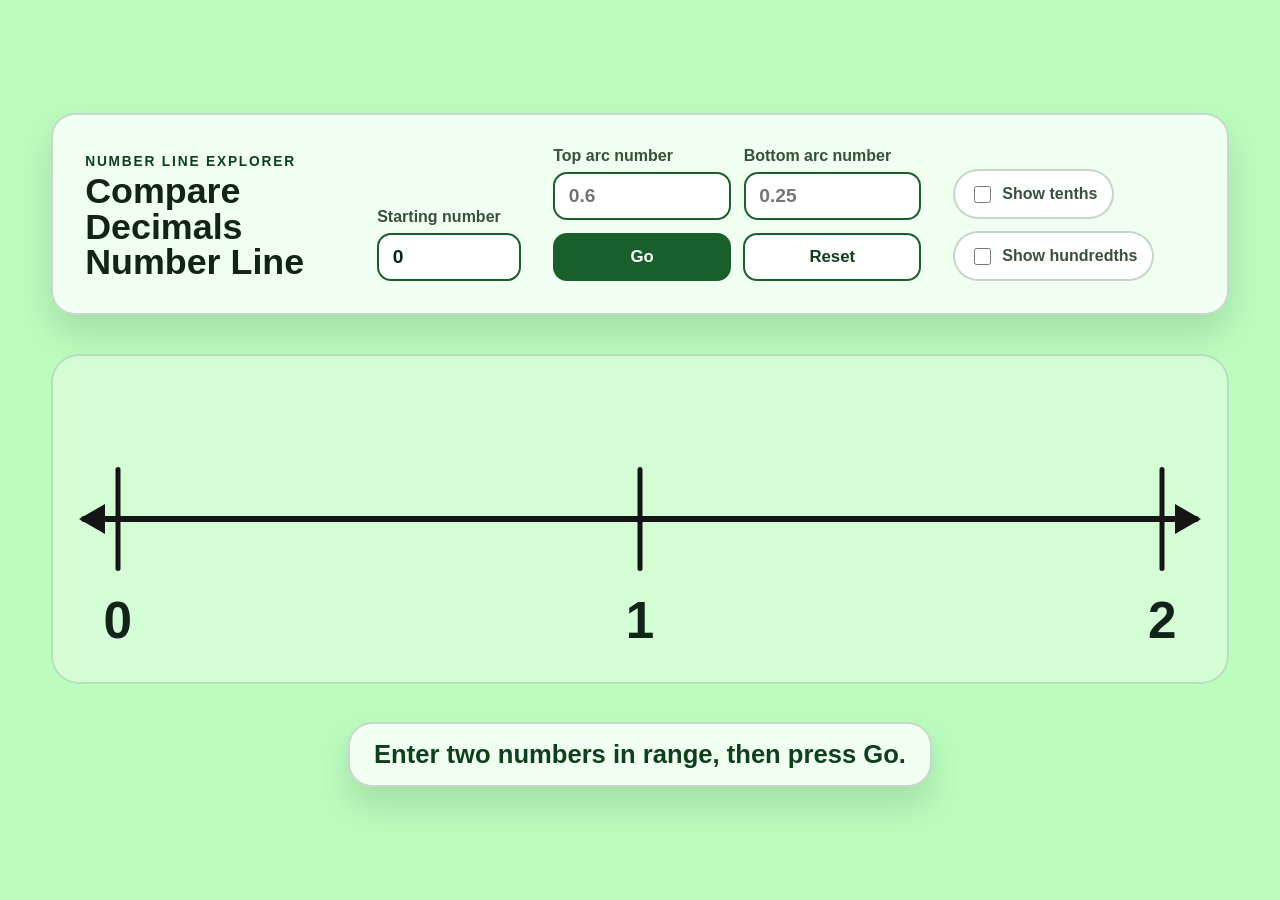
<file: index.html>
<!doctype html>
<html lang="en">
  <head>
    <meta charset="UTF-8" />
    <meta name="viewport" content="width=device-width, initial-scale=1.0" />
    <title>Interactive Number Line</title>
    <link rel="stylesheet" href="styles.css" />
  </head>
  <body>
    <main class="page-shell">
      <section class="controls" aria-labelledby="controls-title">
        <div>
          <p class="eyebrow">Number line explorer</p>
          <h1 id="controls-title">Compare Decimals Number Line</h1>
        </div>

        <label class="start-control" for="start-number">
          Starting number
          <input id="start-number" type="number" step="1" value="0" />
        </label>

        <div class="target-controls" aria-label="Arc target numbers">
          <label for="top-target">
            Top arc number
            <input
              id="top-target"
              type="number"
              step="0.01"
              placeholder="0.6"
            />
          </label>
          <label for="bottom-target">
            Bottom arc number
            <input
              id="bottom-target"
              type="number"
              step="0.01"
              placeholder="0.25"
            />
          </label>
          <div class="button-row">
            <button id="go-button" class="action-button" type="button">
              Go
            </button>
            <button
              id="reset-button"
              class="action-button secondary"
              type="button"
            >
              Reset
            </button>
          </div>
        </div>

        <div class="toggle-group" aria-label="Tick mark options">
          <label class="toggle">
            <input id="tenths-toggle" type="checkbox" />
            <span>Show tenths</span>
          </label>
          <label class="toggle">
            <input id="hundredths-toggle" type="checkbox" />
            <span>Show hundredths</span>
          </label>
        </div>
      </section>

      <section class="number-line-card" aria-label="Interactive number line">
        <div
          id="number-line"
          class="number-line"
          role="img"
          aria-label="Number line with optional tenths and hundredths tick marks"
        ></div>
      </section>

      <section class="selection-panel" aria-live="polite">
        <strong id="status-message"
          >Enter two numbers in range, then press Go.</strong
        >
      </section>
    </main>

    <script src="script.js"></script>
  </body>
</html>
</file>
<file: styles.css>
:root {
  --page-bg: #bcfcbf;
  --ink: #102417;
  --muted: #37513d;
  --card: rgba(255, 255, 255, 0.78);
  --accent: #195f2b;
  --accent-dark: #0f3f1c;
  --line: #151515;
  --arc-top: #1669c9;
  --arc-bottom: #c74519;
  --danger: #9f1d1d;
}

* {
  box-sizing: border-box;
}

body {
  min-height: 100vh;
  margin: 0;
  font-family: Arial, Helvetica, sans-serif;
  color: var(--ink);
  background: var(--page-bg);
}

.page-shell {
  width: min(98vw, 1600px);
  min-height: 100vh;
  margin: 0 auto;
  padding: clamp(1rem, 3vw, 3rem);
  display: flex;
  flex-direction: column;
  justify-content: center;
  gap: clamp(1.25rem, 3vw, 2.5rem);
}

.controls,
.selection-panel {
  background: var(--card);
  border: 2px solid rgba(16, 36, 23, 0.18);
  border-radius: 24px;
  box-shadow: 0 18px 35px rgba(22, 71, 34, 0.16);
}

.controls {
  padding: clamp(1rem, 2.5vw, 2rem);
  display: grid;
  grid-template-columns: minmax(260px, 1fr) auto minmax(280px, auto) auto;
  align-items: end;
  gap: 1.25rem 2rem;
}

.eyebrow {
  margin: 0 0 0.3rem;
  color: var(--accent-dark);
  font-size: 0.86rem;
  font-weight: 800;
  letter-spacing: 0.13em;
  text-transform: uppercase;
}

h1 {
  margin: 0;
  font-size: clamp(1.45rem, 2.8vw, 2.65rem);
  line-height: 1;
}

.start-control,
.target-controls label {
  display: grid;
  gap: 0.45rem;
  color: var(--muted);
  font-weight: 800;
}

.start-control input,
.target-controls input {
  width: 9rem;
  padding: 0.7rem 0.85rem;
  border: 2px solid var(--accent);
  border-radius: 14px;
  color: var(--ink);
  background: white;
  font-size: 1.2rem;
  font-weight: 800;
}

.target-controls {
  display: grid;
  grid-template-columns: repeat(2, minmax(8rem, 1fr));
  gap: 0.8rem;
}

.target-controls input {
  width: 100%;
}

.button-row {
  grid-column: 1 / -1;
  display: flex;
  gap: 0.75rem;
}

.action-button {
  flex: 1;
  padding: 0.75rem 1rem;
  border: 2px solid var(--accent);
  border-radius: 14px;
  background: var(--accent);
  color: white;
  font-size: 1.05rem;
  font-weight: 900;
  cursor: pointer;
}

.arc-layer {
  position: absolute;
  top: 0;
  left: 0;
  width: 100%;
  height: 100%;
  display: block;
  overflow: visible;
  pointer-events: none;
}

.arc-path {
  fill: none;
  stroke-width: 2;
  stroke-dasharray: 7 5;
  stroke-linecap: round;
  vector-effect: non-scaling-stroke;
}

.arc-path.top {
  stroke: var(--arc-top);
}

.arc-path.bottom {
  stroke: var(--arc-bottom);
}

.arc-arrowhead.top {
  fill: var(--arc-top);
}

.arc-arrowhead.bottom {
  fill: var(--arc-bottom);
}

.action-button.secondary {
  background: white;
  color: var(--accent-dark);
}

.action-button:hover,
.action-button:focus-visible {
  filter: brightness(1.08);
}

.toggle-group {
  display: flex;
  flex-wrap: wrap;
  gap: 0.75rem;
}

.toggle {
  display: flex;
  align-items: center;
  gap: 0.5rem;
  padding: 0.7rem 0.9rem;
  border: 2px solid rgba(25, 95, 43, 0.25);
  border-radius: 999px;
  background: white;
  color: var(--muted);
  font-weight: 800;
  cursor: pointer;
}

.toggle input {
  width: 1.1rem;
  height: 1.1rem;
  accent-color: var(--accent);
}

.number-line-card {
  width: 100%;
  min-height: clamp(190px, 26vw, 330px);
  padding: clamp(0.75rem, 1.5vw, 1.5rem);
  display: flex;
  align-items: center;
  border-radius: 28px;
  background: rgba(255, 255, 255, 0.36);
  border: 2px solid rgba(16, 36, 23, 0.14);
}

.number-line {
  position: relative;
  width: 100%;
  height: clamp(165px, 22vw, 270px);
}

.axis-line {
  position: absolute;
  left: 0.75%;
  right: 0.75%;
  top: 50%;
  height: 6px;
  transform: translateY(-50%);
  background: var(--line);
  border-radius: 999px;
}

.axis-line::before,
.axis-line::after {
  content: "";
  position: absolute;
  top: 50%;
  width: 0;
  height: 0;
  border-top: 15px solid transparent;
  border-bottom: 15px solid transparent;
  transform: translateY(-50%);
}

.axis-line::before {
  left: -2px;
  border-right: 26px solid var(--line);
}

.axis-line::after {
  right: -2px;
  border-left: 26px solid var(--line);
}

.tick {
  position: absolute;
  top: 50%;
  width: 0;
  padding: 0;
  border: 0;
  transform: translate(-50%, -50%);
  background: transparent;
  pointer-events: none;
}

.tick::before {
  content: "";
  position: absolute;
  left: 50%;
  top: 50%;
  width: 2px;
  height: 34px;
  transform: translate(-50%, -50%);
  background: var(--line);
  border-radius: 999px;
}

.tick.major::before {
  width: 5px;
  height: 104px;
}

.tick.tenth::before {
  width: 3px;
  height: 66px;
}

.tick.hundredth::before {
  height: 30px;
  background: #414141;
}

.tick:hover::before,
.tick:focus-visible::before,
.tick.selected::before {
  background: var(--accent);
  box-shadow: 0 0 0 7px rgba(25, 95, 43, 0.17);
}

.tick:focus-visible {
  outline: none;
}

.tick-label {
  position: absolute;
  left: 50%;
  top: calc(50% + 72px);
  transform: translateX(-50%);
  font-size: clamp(1.8rem, 4vw, 3.8rem);
  font-weight: 900;
  white-space: nowrap;
}

.tick-label.tenth-label {
  top: calc(50% + 42px);
  font-size: clamp(0.75rem, 1.35vw, 1.25rem);
  font-weight: 800;
}

.selection-panel {
  width: fit-content;
  max-width: 100%;
  margin: 0 auto;
  padding: 1rem 1.5rem;
  display: flex;
  align-items: baseline;
  gap: 0.6rem;
  font-size: clamp(1.1rem, 2vw, 1.55rem);
  font-weight: 800;
}

.selection-panel strong {
  color: var(--accent-dark);
  font-size: clamp(1.2rem, 2vw, 2rem);
}

.selection-panel strong.error {
  color: var(--danger);
}

@media (max-width: 850px) {
  .page-shell {
    justify-content: flex-start;
  }

  .controls {
    grid-template-columns: 1fr;
    align-items: stretch;
  }

  .start-control input {
    width: 100%;
  }

  .target-controls {
    grid-template-columns: 1fr;
  }

  .number-line-card {
    min-height: 190px;
  }

  .tick-label {
    top: calc(50% + 62px);
  }
}
</file>
